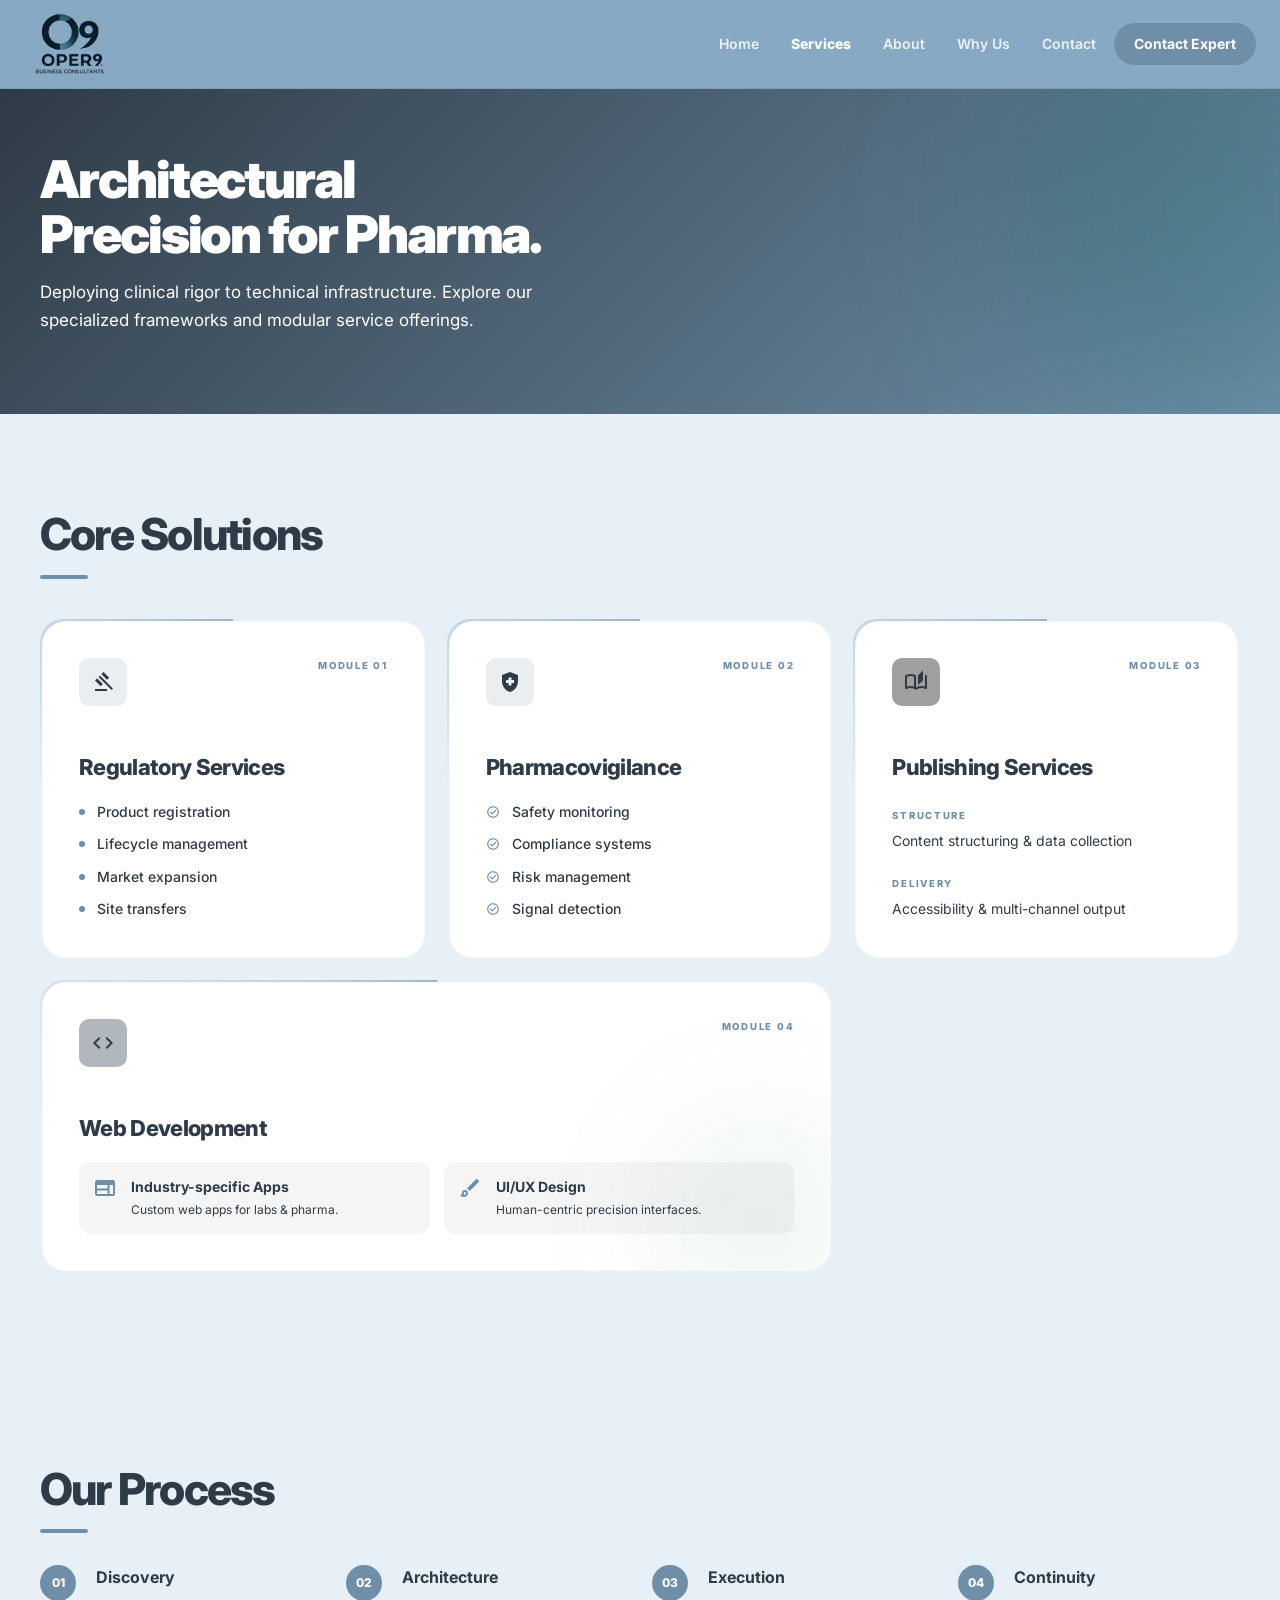
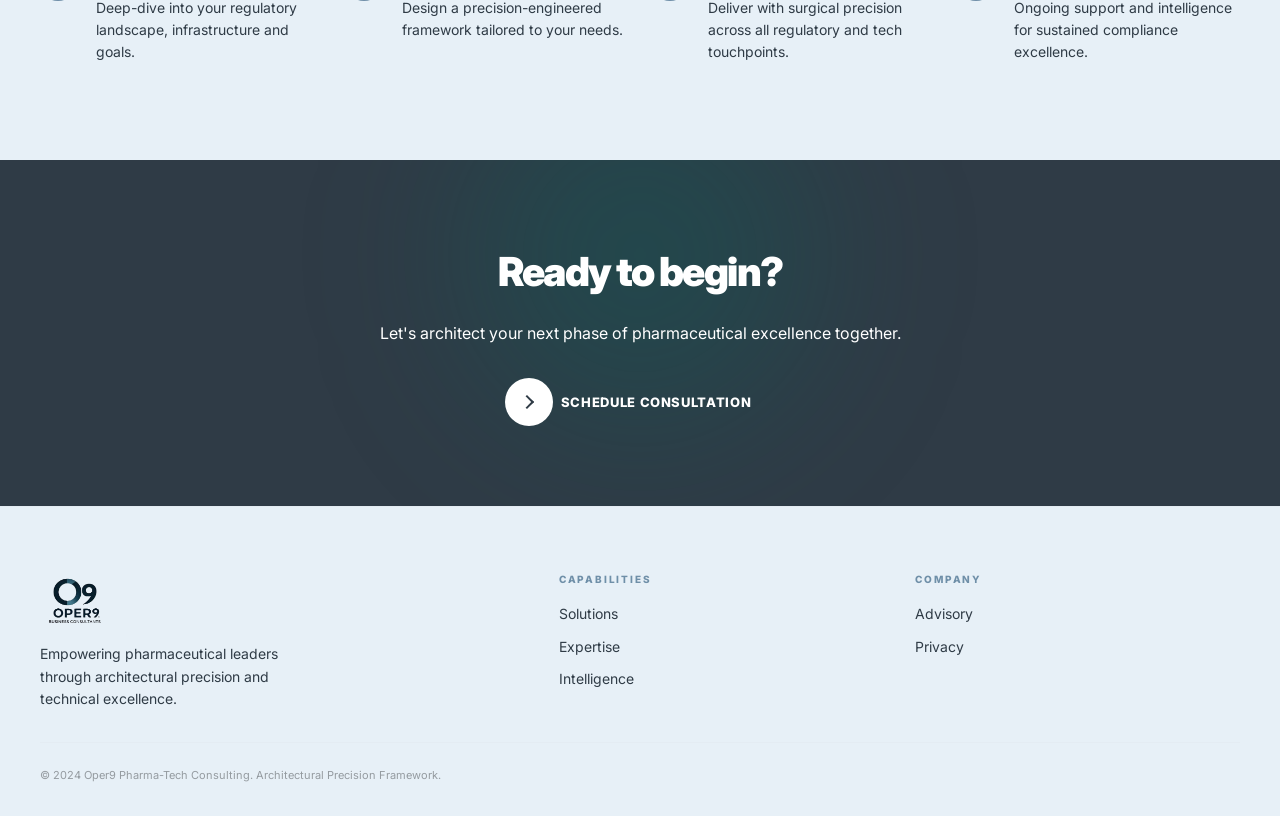
<file: services.html>
<!DOCTYPE html>
<html lang="en">
<head>
  <meta charset="utf-8"/>
  <meta name="viewport" content="width=device-width, initial-scale=1.0"/>
  <title>Services | Oper9 Pharma-Tech Consulting</title>
  <meta name="description" content="Explore Oper9's core service modules: Regulatory, Pharmacovigilance, Publishing and Web Development."/>
  <link rel="stylesheet" href="styles.css"/>
  <style>
    .module-num {
      font-size: 0.6rem; font-weight: 800; text-transform: uppercase;
      letter-spacing: 0.18em; color: var(--outline);
    }
    .module-card {
      border-radius: var(--radius-xl);
      padding: 2.25rem;
      transition: transform 0.25s var(--transition-quint), box-shadow 0.25s ease;
    }
    .module-card:hover { transform: translateY(-5px); box-shadow: 0 20px 48px rgba(0,38,63,0.1); }
    .module-icon-wrap {
      width: 48px; height: 48px;
      border-radius: 0.625rem;
      display: flex; align-items: center; justify-content: center;
      margin-bottom: 1.25rem;
    }
    .module-title { font-size: 1.375rem; font-weight: 800; letter-spacing: -0.03em; margin-bottom: 1rem; }
    .bullet-list { list-style: none; display: flex; flex-direction: column; gap: 0.625rem; }
    .bullet-list li { display: flex; align-items: center; gap: 0.75rem; font-size: 0.875rem; font-weight: 500; }
    .bullet-dot { width: 6px; height: 6px; border-radius: 50%; background: var(--secondary); flex-shrink: 0; }

    /* Services bento */
    .services-bento { display: grid; grid-template-columns: 1fr; gap: 1.25rem; }
    @media (min-width: 768px) { .services-bento { grid-template-columns: 1fr 1fr; } }
    @media (min-width: 1024px) { .services-bento { grid-template-columns: 1fr 1fr 1fr; } .services-bento .bento-wide { grid-column: span 2; } }

    /* Process steps */
    .process-steps { display: grid; grid-template-columns: 1fr; gap: 1.5rem; margin-top: 2rem; }
    .process-step { display: flex; gap: 1.25rem; align-items: flex-start; }
    .step-num { width: 36px; height: 36px; border-radius: 50%; background: var(--secondary); color: #fff; display: flex; align-items: center; justify-content: center; font-size: 0.75rem; font-weight: 800; flex-shrink: 0; }
    @media (min-width: 768px) { .process-steps { grid-template-columns: repeat(2, 1fr); } }
    @media (min-width: 1024px) { .process-steps { grid-template-columns: repeat(4, 1fr); } }
  </style>
</head>
<body>

<header class="site-header">
  <div class="header-inner">
    <a class="logo" href="index.html">
      <img src="logo4.png" alt="Oper9 Business Consultants" class="logo-img"/>
    </a>
    <nav class="desktop-nav">
      <a href="index.html" data-page="index.html">Home</a>
      <a href="services.html" data-page="services.html">Services</a>
      <a href="about.html" data-page="about.html">About</a>
      <a href="why-us.html" data-page="why-us.html">Why Us</a>
      <a href="contact.html" data-page="contact.html">Contact</a>
      <a href="contact.html" class="nav-cta">Contact Expert</a>
    </nav>
    <button class="hamburger-btn" id="menu-btn" aria-label="Open menu">
      <span class="material-symbols-outlined">menu</span>
    </button>
  </div>
</header>

<div class="mobile-menu" role="dialog" aria-modal="true">
  <div class="mobile-menu-overlay"></div>
  <div class="mobile-menu-drawer">
    <div class="drawer-logo">
      <img src="logo4.png" alt="Oper9 Business Consultants" class="logo-img-drawer"/>
      <button class="drawer-close" id="menu-close"><span class="material-symbols-outlined">close</span></button>
    </div>
    <nav class="drawer-nav">
      <a href="index.html" data-page="index.html"><span class="material-symbols-outlined">home</span>Home</a>
      <a href="services.html" data-page="services.html"><span class="material-symbols-outlined">grid_view</span>Services</a>
      <a href="about.html" data-page="about.html"><span class="material-symbols-outlined">info</span>About</a>
      <a href="why-us.html" data-page="why-us.html"><span class="material-symbols-outlined">insights</span>Why Us</a>
      <a href="contact.html" data-page="contact.html"><span class="material-symbols-outlined">mail</span>Contact</a>
    </nav>
    <a href="contact.html" class="drawer-cta">Contact Expert</a>
  </div>
</div>

<main>
  <!-- HERO -->
  <section class="page-hero">
    <div class="orb" style="width:400px;height:400px;background:rgba(0,107,95,0.2);top:-80px;right:-120px;"></div>
    <div style="max-width:1200px;margin:0 auto;position:relative;z-index:2;">

      <h1 class="page-hero-title">Architectural <br/>Precision for Pharma.</h1>
      <p class="page-hero-subtitle">Deploying clinical rigor to technical infrastructure. Explore our specialized frameworks and modular service offerings.</p>
    </div>
  </section>

  <!-- SERVICES BENTO -->
  <section class="section" style="background:var(--surface);">
    <div class="section-inner">
      <div class="reveal" style="margin-bottom:2.5rem;">

        <h2 class="section-title">Core Solutions</h2>
        <div class="section-divider"></div>
      </div>
      <div class="services-bento">
        <!-- Regulatory -->
        <div class="module-card reveal" style="background:var(--surface-container-lowest);border:1px solid rgba(194,199,206,0.1);">
          <div style="display:flex;justify-content:space-between;align-items:flex-start;margin-bottom:1.5rem;">
            <div class="module-icon-wrap" style="background:rgba(0,38,63,0.08);">
              <span class="material-symbols-outlined">gavel</span>
            </div>
            <span class="module-num">Module 01</span>
          </div>
          <h2 class="module-title">Regulatory Services</h2>
          <ul class="bullet-list" style="color:var(--on-surface-variant);">
            <li><span class="bullet-dot"></span>Product registration</li>
            <li><span class="bullet-dot"></span>Lifecycle management</li>
            <li><span class="bullet-dot"></span>Market expansion</li>
            <li><span class="bullet-dot"></span>Site transfers</li>
          </ul>
        </div>
        <!-- Pharmacovigilance -->
        <div class="module-card reveal reveal-delay-1" style="background:var(--surface-container-lowest);border:1px solid rgba(194,199,206,0.1);">
          <div style="display:flex;justify-content:space-between;align-items:flex-start;margin-bottom:1.5rem;">
            <div class="module-icon-wrap" style="background:rgba(0,38,63,0.08);">
              <span class="material-symbols-outlined" style="font-variation-settings:'FILL' 1;">health_and_safety</span>
            </div>
            <span class="module-num">Module 02</span>
          </div>
          <h2 class="module-title">Pharmacovigilance</h2>
          <ul class="bullet-list" style="color:var(--on-surface-variant);">
            <li><span class="material-symbols-outlined" style="font-size:0.875rem;color:var(--secondary);">check_circle</span>Safety monitoring</li>
            <li><span class="material-symbols-outlined" style="font-size:0.875rem;color:var(--secondary);">check_circle</span>Compliance systems</li>
            <li><span class="material-symbols-outlined" style="font-size:0.875rem;color:var(--secondary);">check_circle</span>Risk management</li>
            <li><span class="material-symbols-outlined" style="font-size:0.875rem;color:var(--secondary);">check_circle</span>Signal detection</li>
          </ul>
        </div>
        <!-- Publishing -->
        <div class="module-card reveal reveal-delay-2" style="background:var(--surface-container-lowest);border:1px solid rgba(194,199,206,0.15);">
          <div style="display:flex;justify-content:space-between;align-items:flex-start;margin-bottom:1.5rem;">
            <div class="module-icon-wrap" style="background:var(--surface-container-high);">
              <span class="material-symbols-outlined">auto_stories</span>
            </div>
            <span class="module-num">Module 03</span>
          </div>
          <h2 class="module-title">Publishing Services</h2>
          <div style="display:flex;flex-direction:column;gap:1rem;">
            <div>
              <span style="font-size:0.6rem;font-weight:800;text-transform:uppercase;letter-spacing:0.18em;color:var(--secondary);">Structure</span>
              <p style="font-size:0.875rem;color:var(--on-surface-variant);margin-top:0.25rem;">Content structuring &amp; data collection</p>
            </div>
            <div>
              <span style="font-size:0.6rem;font-weight:800;text-transform:uppercase;letter-spacing:0.18em;color:var(--secondary);">Delivery</span>
              <p style="font-size:0.875rem;color:var(--on-surface-variant);margin-top:0.25rem;">Accessibility &amp; multi-channel output</p>
            </div>
          </div>
        </div>
        <!-- Web Dev (wide on lg) -->
        <div class="module-card bento-wide reveal reveal-delay-3" style="background:var(--surface-container-lowest);border:1px solid rgba(194,199,206,0.1);position:relative;overflow:hidden;">
          <div class="orb" style="width:220px;height:220px;background:rgba(0,107,95,0.06);bottom:-60px;right:-40px;filter:blur(60px);"></div>
          <div style="display:flex;justify-content:space-between;align-items:flex-start;margin-bottom:1.5rem;">
            <div class="module-icon-wrap" style="background:var(--surface-container);">
              <span class="material-symbols-outlined">code</span>
            </div>
            <span class="module-num">Module 04</span>
          </div>
          <h2 class="module-title">Web Development</h2>
          <div style="display:grid;grid-template-columns:1fr 1fr;gap:0.875rem;position:relative;z-index:1;">
            <div style="display:flex;align-items:flex-start;gap:0.875rem;padding:0.875rem;border-radius:var(--radius-md);background:rgba(0,0,0,0.04);">
              <span class="material-symbols-outlined" style="color:var(--secondary);">web</span>
              <div>
                <h3 style="font-size:0.875rem;font-weight:700;">Industry-specific Apps</h3>
                <p style="font-size:0.75rem;color:var(--on-surface-variant);margin-top:0.125rem;">Custom web apps for labs &amp; pharma.</p>
              </div>
            </div>
            <div style="display:flex;align-items:flex-start;gap:0.875rem;padding:0.875rem;border-radius:var(--radius-md);background:rgba(0,0,0,0.04);">
              <span class="material-symbols-outlined" style="color:var(--secondary);">brush</span>
              <div>
                <h3 style="font-size:0.875rem;font-weight:700;">UI/UX Design</h3>
                <p style="font-size:0.75rem;color:var(--on-surface-variant);margin-top:0.125rem;">Human-centric precision interfaces.</p>
              </div>
            </div>
          </div>
        </div>
      </div>
    </div>
  </section>

  <!-- OUR PROCESS -->
  <section class="section" style="background:var(--surface-container-low);">
    <div class="section-inner">
      <div class="reveal">

        <h2 class="section-title">Our Process</h2>
        <div class="section-divider"></div>
      </div>
      <div class="process-steps">
        <div class="process-step reveal reveal-delay-1">
          <div class="step-num">01</div>
          <div>
            <h4 style="font-weight:700;margin-bottom:0.375rem;">Discovery</h4>
            <p style="font-size:0.875rem;color:var(--on-surface-variant);">Deep-dive into your regulatory landscape, infrastructure and goals.</p>
          </div>
        </div>
        <div class="process-step reveal reveal-delay-2">
          <div class="step-num">02</div>
          <div>
            <h4 style="font-weight:700;margin-bottom:0.375rem;">Architecture</h4>
            <p style="font-size:0.875rem;color:var(--on-surface-variant);">Design a precision-engineered framework tailored to your needs.</p>
          </div>
        </div>
        <div class="process-step reveal reveal-delay-3">
          <div class="step-num">03</div>
          <div>
            <h4 style="font-weight:700;margin-bottom:0.375rem;">Execution</h4>
            <p style="font-size:0.875rem;color:var(--on-surface-variant);">Deliver with surgical precision across all regulatory and tech touchpoints.</p>
          </div>
        </div>
        <div class="process-step reveal reveal-delay-4">
          <div class="step-num">04</div>
          <div>
            <h4 style="font-weight:700;margin-bottom:0.375rem;">Continuity</h4>
            <p style="font-size:0.875rem;color:var(--on-surface-variant);">Ongoing support and intelligence for sustained compliance excellence.</p>
          </div>
        </div>
      </div>
    </div>
  </section>

  <!-- CTA -->
  <section style="background:var(--primary);padding:5rem 1.5rem;text-align:center;position:relative;overflow:hidden;">
    <div class="orb" style="width:350px;height:350px;background:rgba(0,107,95,0.25);top:-80px;left:50%;transform:translateX(-50%);"></div>
    <div style="position:relative;z-index:2;max-width:540px;margin:0 auto;">
      <h2 style="font-size:clamp(1.75rem,5vw,2.5rem);font-weight:900;letter-spacing:-0.04em;color:#fff;margin-bottom:1rem;" class="reveal">Ready to begin?</h2>
      <p style="color:var(--on-primary-container);margin-bottom:2rem;line-height:1.65;" class="reveal reveal-delay-1">Let's architect your next phase of pharmaceutical excellence together.</p>
      <a href="contact.html" class="animated-cta animated-cta-reversed reveal reveal-delay-2">
        <span class="circle" aria-hidden="true">
          <span class="icon arrow"></span>
        </span>
        <span class="button-text">Schedule Consultation</span>
      </a>
    </div>
  </section>
</main>

<footer class="site-footer">
  <div class="footer-inner">
    <div class="footer-brand">
      <div style="margin-bottom:0.75rem;">
        <img src="logo4.png" alt="Oper9 Business Consultants" class="logo-img-sm"/>
      </div>
      <p>Empowering pharmaceutical leaders through architectural precision and technical excellence.</p>
    </div>
    <div class="footer-links-grid">
      <div class="footer-links-group">
        <h4>Capabilities</h4>
        <a href="services.html">Solutions</a>
        <a href="about.html">Expertise</a>
        <a href="why-us.html">Intelligence</a>
      </div>
      <div class="footer-links-group">
        <h4>Company</h4>
        <a href="about.html">Advisory</a>
        <a href="contact.html">Privacy</a>
      </div>
    </div>
    <div class="footer-bottom">
      <p>© 2024 Oper9 Pharma-Tech Consulting. Architectural Precision Framework.</p>
    </div>
  </div>
</footer>

<nav class="bottom-nav">
  <a href="index.html" class="bottom-nav-item" data-page="index.html">
    <span class="material-symbols-outlined">home</span>Home
  </a>
  <a href="services.html" class="bottom-nav-item active" data-page="services.html">
    <span class="material-symbols-outlined" style="font-variation-settings:'FILL' 1;">grid_view</span>Services
  </a>
  <a href="why-us.html" class="bottom-nav-item" data-page="why-us.html">
    <span class="material-symbols-outlined">insights</span>Why Us
  </a>
  <a href="contact.html" class="bottom-nav-item" data-page="contact.html">
    <span class="material-symbols-outlined">person</span>Contact
  </a>
</nav>

<a href="contact.html" class="fab" aria-label="Contact Expert">
  <span class="material-symbols-outlined">chat</span>
</a>
<div class="bottom-nav-spacer"></div>
<script src="app.js?v=final"></script>
</body>
</html>
</file>
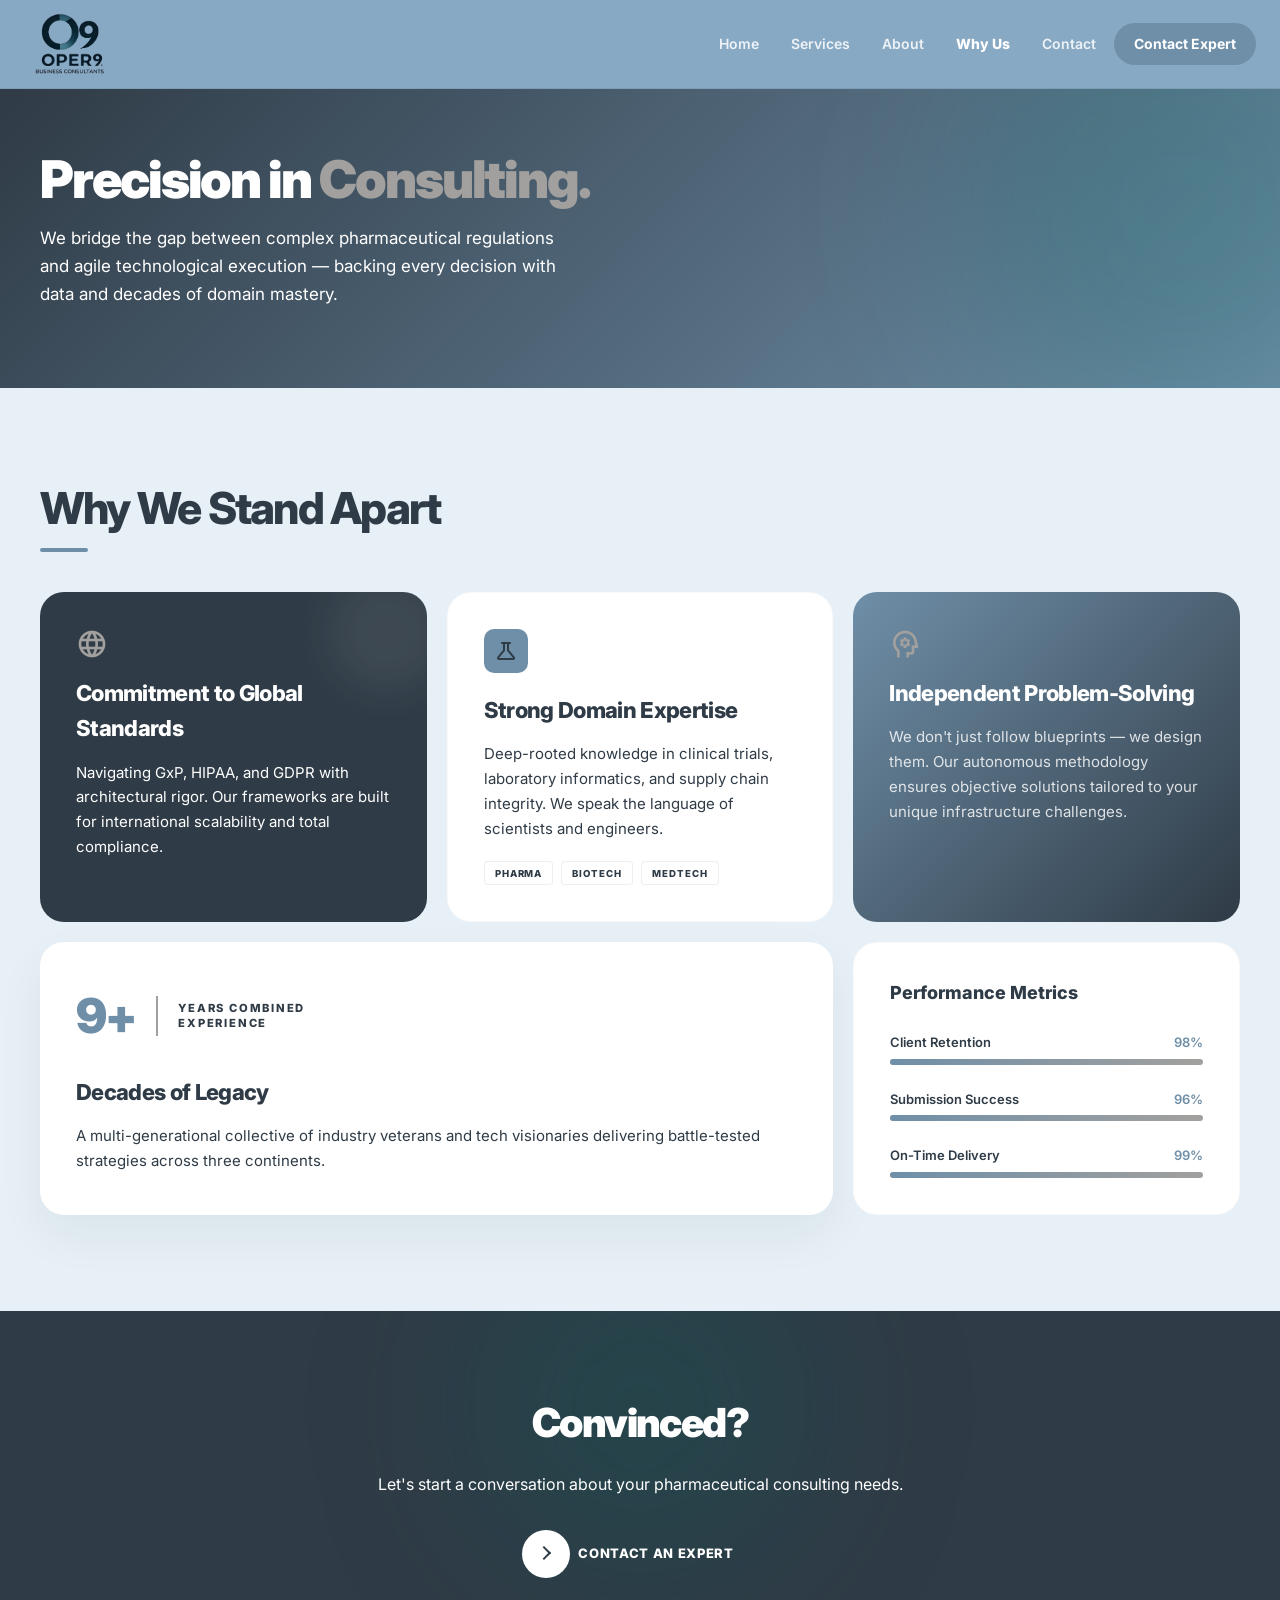
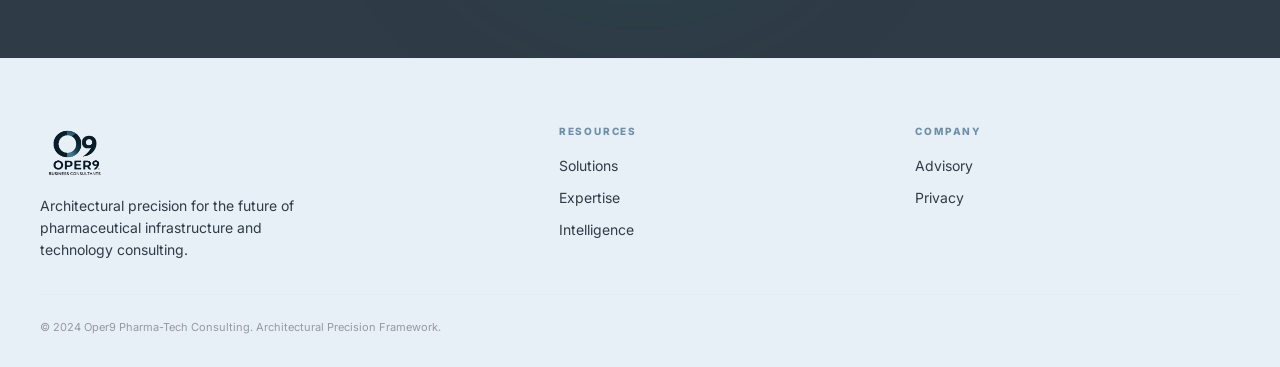
<file: why-us.html>
<!DOCTYPE html>
<html lang="en">
<head>
  <meta charset="utf-8"/>
  <meta name="viewport" content="width=device-width, initial-scale=1.0"/>
  <title>Why Choose Oper9 | Architectural Precision</title>
  <meta name="description" content="Discover why leading pharmaceutical firms choose Oper9 for regulatory consulting, tech integration and domain expertise."/>
  <link rel="stylesheet" href="styles.css"/>
  <style>
    .reason-card {
      border-radius: var(--radius-xl);
      padding: 2.25rem;
      position: relative;
      overflow: hidden;
      transition: transform 0.25s var(--transition-quint), box-shadow 0.25s ease;
    }
    .reason-card:hover { transform: translateY(-5px); box-shadow: 0 20px 48px rgba(0,38,63,0.1); }
    .reason-title { font-size: 1.375rem; font-weight: 800; letter-spacing: -0.03em; margin-bottom: 0.875rem; }
    .reason-desc { font-size: 0.9375rem; line-height: 1.65; }
    .tag-chip {
      display: inline-block;
      padding: 0.2rem 0.625rem;
      border-radius: 0.25rem;
      font-size: 0.6rem;
      font-weight: 800;
      letter-spacing: 0.1em;
      text-transform: uppercase;
    }

    .reasons-grid { display: grid; grid-template-columns: 1fr; gap: 1.25rem; }
    @media (min-width: 640px) { .reasons-grid { grid-template-columns: 1fr 1fr; } }
    @media (min-width: 1024px) { .reasons-grid { grid-template-columns: 1fr 1fr 1fr; } .reasons-grid .span-2 { grid-column: span 2; } }

    .stat-bar { display: flex; flex-direction: column; gap: 1.5rem; }
    .stat-bar-item { display: flex; flex-direction: column; gap: 0.375rem; }
    .bar-label { display: flex; justify-content: space-between; font-size: 0.8125rem; font-weight: 600; }
    .bar-track { height: 6px; background: var(--surface-container-high); border-radius: var(--radius-full); overflow: hidden; }
    .bar-fill { height: 100%; border-radius: var(--radius-full); background: linear-gradient(to right, var(--secondary), var(--secondary-fixed-dim)); transform-origin: left; animation: barGrow 1.4s var(--transition-quint) forwards; transform: scaleX(0); }
    @keyframes barGrow { to { transform: scaleX(1); } }
    .bar-fill.animated { transform: scaleX(1); }
  </style>
</head>
<body>

<header class="site-header">
  <div class="header-inner">
    <a class="logo" href="index.html">
      <img src="logo4.png" alt="Oper9 Business Consultants" class="logo-img"/>
    </a>
    <nav class="desktop-nav">
      <a href="index.html" data-page="index.html">Home</a>
      <a href="services.html" data-page="services.html">Services</a>
      <a href="about.html" data-page="about.html">About</a>
      <a href="why-us.html" data-page="why-us.html">Why Us</a>
      <a href="contact.html" data-page="contact.html">Contact</a>
      <a href="contact.html" class="nav-cta">Contact Expert</a>
    </nav>
    <button class="hamburger-btn" id="menu-btn" aria-label="Open menu">
      <span class="material-symbols-outlined">menu</span>
    </button>
  </div>
</header>

<div class="mobile-menu" role="dialog" aria-modal="true">
  <div class="mobile-menu-overlay"></div>
  <div class="mobile-menu-drawer">
    <div class="drawer-logo">
      <img src="logo4.png" alt="Oper9 Business Consultants" class="logo-img-drawer"/>
      <button class="drawer-close" id="menu-close"><span class="material-symbols-outlined">close</span></button>
    </div>
    <nav class="drawer-nav">
      <a href="index.html" data-page="index.html"><span class="material-symbols-outlined">home</span>Home</a>
      <a href="services.html" data-page="services.html"><span class="material-symbols-outlined">grid_view</span>Services</a>
      <a href="about.html" data-page="about.html"><span class="material-symbols-outlined">info</span>About</a>
      <a href="why-us.html" data-page="why-us.html"><span class="material-symbols-outlined">insights</span>Why Us</a>
      <a href="contact.html" data-page="contact.html"><span class="material-symbols-outlined">mail</span>Contact</a>
    </nav>
    <a href="contact.html" class="drawer-cta">Contact Expert</a>
  </div>
</div>

<main>
  <!-- HERO -->
  <section class="page-hero">
    <div class="orb" style="width:440px;height:440px;background:rgba(0,107,95,0.2);top:-100px;right:-120px;"></div>
    <div style="max-width:1200px;margin:0 auto;position:relative;z-index:2;">

      <h1 class="page-hero-title">Precision in <span style="color:var(--secondary-fixed-dim);">Consulting.</span></h1>
      <p class="page-hero-subtitle">We bridge the gap between complex pharmaceutical regulations and agile technological execution — backing every decision with data and decades of domain mastery.</p>
    </div>
  </section>

  <!-- REASONS BENTO -->
  <section class="section" style="background:var(--surface);">
    <div class="section-inner">
      <div class="reveal" style="margin-bottom:2.5rem;">

        <h2 class="section-title">Why We Stand Apart</h2>
        <div class="section-divider"></div>
      </div>
      <div class="reasons-grid">
        <!-- Global Standards -->
        <div class="reason-card reveal" style="background:var(--primary);color:var(--on-primary);">
          <div class="orb" style="width:120px;height:120px;background:rgba(255,255,255,0.07);top:-20px;right:-20px;filter:blur(20px);"></div>
          <span class="material-symbols-outlined" style="color:var(--secondary-fixed-dim);font-size:2rem;margin-bottom:1rem;display:block;">language</span>
          <h3 class="reason-title">Commitment to Global Standards</h3>
          <p class="reason-desc" style="color:var(--on-primary-container);">Navigating GxP, HIPAA, and GDPR with architectural rigor. Our frameworks are built for international scalability and total compliance.</p>
        </div>
        <!-- Domain Expertise -->
        <div class="reason-card reveal reveal-delay-1" style="background:var(--surface-container-lowest);border:1px solid rgba(194,199,206,0.1);">
          <div style="width:44px;height:44px;border-radius:0.625rem;background:var(--surface-container-highest);display:flex;align-items:center;justify-content:center;margin-bottom:1.25rem;">
            <span class="material-symbols-outlined">science</span>
          </div>
          <h3 class="reason-title">Strong Domain Expertise</h3>
          <p class="reason-desc" style="color:var(--on-surface-variant);">Deep-rooted knowledge in clinical trials, laboratory informatics, and supply chain integrity. We speak the language of scientists and engineers.</p>
          <div style="display:flex;gap:0.5rem;margin-top:1.25rem;flex-wrap:wrap;">
            <span class="tag-chip" style="background:var(--surface-container-lowest);border:1px solid rgba(194,199,206,0.3);">PHARMA</span>
            <span class="tag-chip" style="background:var(--surface-container-lowest);border:1px solid rgba(194,199,206,0.3);">BIOTECH</span>
            <span class="tag-chip" style="background:var(--surface-container-lowest);border:1px solid rgba(194,199,206,0.3);">MEDTECH</span>
          </div>
        </div>
        <!-- Independent -->
        <div class="reason-card reveal reveal-delay-2" style="background:linear-gradient(135deg,var(--primary-container),var(--primary));color:var(--on-primary);">
          <span class="material-symbols-outlined" style="color:var(--secondary-fixed-dim);font-size:2rem;margin-bottom:1rem;display:block;">psychology</span>
          <h3 class="reason-title">Independent Problem-Solving</h3>
          <p class="reason-desc" style="color:rgba(255,255,255,0.82);">We don't just follow blueprints — we design them. Our autonomous methodology ensures objective solutions tailored to your unique infrastructure challenges.</p>
        </div>
        <!-- Experience -->
        <div class="reason-card span-2 reveal reveal-delay-1" style="background:var(--surface-container-lowest);box-shadow:0 20px 48px rgba(25,28,30,0.06);">
          <div style="display:flex;align-items:center;gap:1.25rem;margin-bottom:1.25rem;flex-wrap:wrap;">
            <span style="font-size:3rem;font-weight:900;letter-spacing:-0.04em;color:var(--secondary);" data-count="20" data-suffix="+">20+</span>
            <div style="width:2px;height:2.5rem;background:var(--outline-variant);"></div>
            <div style="font-size:0.7rem;font-weight:800;text-transform:uppercase;letter-spacing:0.16em;color:var(--on-surface-variant);line-height:1.4;">Years Combined<br/>Experience</div>
          </div>
          <h3 class="reason-title">Decades of Legacy</h3>
          <p class="reason-desc" style="color:var(--on-surface-variant);">A multi-generational collective of industry veterans and tech visionaries delivering battle-tested strategies across three continents.</p>
        </div>
        <!-- Stats bar -->
        <div class="reason-card reveal" style="background:var(--surface-container-lowest);border:1px solid rgba(194,199,206,0.1);">
          <h3 style="font-size:1.125rem;font-weight:800;margin-bottom:1.5rem;">Performance Metrics</h3>
          <div class="stat-bar">
            <div class="stat-bar-item">
              <div class="bar-label"><span style="color:var(--on-surface-variant);">Client Retention</span><span style="color:var(--secondary);">98%</span></div>
              <div class="bar-track"><div class="bar-fill" style="width:98%;"></div></div>
            </div>
            <div class="stat-bar-item">
              <div class="bar-label"><span style="color:var(--on-surface-variant);">Submission Success</span><span style="color:var(--secondary);">96%</span></div>
              <div class="bar-track"><div class="bar-fill" style="width:96%;animation-delay:0.2s;"></div></div>
            </div>
            <div class="stat-bar-item">
              <div class="bar-label"><span style="color:var(--on-surface-variant);">On-Time Delivery</span><span style="color:var(--secondary);">99%</span></div>
              <div class="bar-track"><div class="bar-fill" style="width:99%;animation-delay:0.4s;"></div></div>
            </div>
          </div>
        </div>
      </div>
    </div>
  </section>


  <!-- CTA -->
  <section style="background:var(--primary);padding:5rem 1.5rem;text-align:center;position:relative;overflow:hidden;">
    <div class="orb" style="width:350px;height:350px;background:rgba(0,107,95,0.2);top:-80px;left:50%;transform:translateX(-50%);"></div>
    <div style="position:relative;z-index:2;max-width:540px;margin:0 auto;">
      <h2 style="font-size:clamp(1.75rem,5vw,2.5rem);font-weight:900;letter-spacing:-0.04em;color:#fff;margin-bottom:1rem;" class="reveal">Convinced?</h2>
      <p style="color:var(--on-primary-container);margin-bottom:2rem;line-height:1.65;" class="reveal reveal-delay-1">Let's start a conversation about your pharmaceutical consulting needs.</p>
      <a href="contact.html" class="animated-cta animated-cta-reversed reveal reveal-delay-2">
        <span class="circle" aria-hidden="true">
          <span class="icon arrow"></span>
        </span>
        <span class="button-text">Contact an Expert</span>
      </a>
    </div>
  </section>
</main>

<footer class="site-footer">
  <div class="footer-inner">
    <div class="footer-brand">
      <div style="margin-bottom:0.75rem;">
        <img src="logo4.png" alt="Oper9 Business Consultants" class="logo-img-sm"/>
      </div>
      <p>Architectural precision for the future of pharmaceutical infrastructure and technology consulting.</p>
    </div>
    <div class="footer-links-grid">
      <div class="footer-links-group">
        <h4>Resources</h4>
        <a href="services.html">Solutions</a>
        <a href="about.html">Expertise</a>
        <a href="why-us.html">Intelligence</a>
      </div>
      <div class="footer-links-group">
        <h4>Company</h4>
        <a href="contact.html">Advisory</a>
        <a href="contact.html">Privacy</a>
      </div>
    </div>
    <div class="footer-bottom">
      <p>© 2024 Oper9 Pharma-Tech Consulting. Architectural Precision Framework.</p>
    </div>
  </div>
</footer>

<nav class="bottom-nav">
  <a href="index.html" class="bottom-nav-item" data-page="index.html">
    <span class="material-symbols-outlined">home</span>Home
  </a>
  <a href="services.html" class="bottom-nav-item" data-page="services.html">
    <span class="material-symbols-outlined">grid_view</span>Services
  </a>
  <a href="why-us.html" class="bottom-nav-item active" data-page="why-us.html">
    <span class="material-symbols-outlined" style="font-variation-settings:'FILL' 1;">insights</span>Why Us
  </a>
  <a href="contact.html" class="bottom-nav-item" data-page="contact.html">
    <span class="material-symbols-outlined">person</span>Contact
  </a>
</nav>
<a href="contact.html" class="fab"><span class="material-symbols-outlined">chat</span></a>
<div class="bottom-nav-spacer"></div>
<script src="app.js?v=final"></script>
</body>
</html>
</file>
<file: styles.css>
/* ============================================
   OPER9 — Shared Design System
   ============================================ */

@import url('https://fonts.googleapis.com/css2?family=Inter:wght@300;400;500;600;700;800;900&display=swap');
@import url('https://fonts.googleapis.com/css2?family=Material+Symbols+Outlined:wght,FILL@100..700,0..1&display=swap');

@keyframes fadeIn {
  from { opacity: 0; transform: translateY(10px); }
  to { opacity: 1; transform: translateY(0); }
}

/* ---------- CSS Custom Properties ---------- */
:root {
  /* — Custom Monochromatic Blue + Warm Gray Palette — */
  /* Colors provided:
     #E7F0F7 (Color 1 - Lightest)
     #CFDBE6 (Color 2)
     rgba(161, 160, 158, 1) (Color 3 - Requested Warm Gray)
     #6F8FA8 (Color 4)
     #2F3B46 (Color 5 - Darkest, Primary) */

  --primary: #2f3b46;
  --primary-container: #6f8fa8;
  --on-primary: #ffffff;
  --on-primary-container: #ffffff;
  --primary-fixed: rgba(161, 160, 158, 1);
  --primary-fixed-dim: #6f8fa8;

  --secondary: #6f8fa8;
  --secondary-container: rgba(161, 160, 158, 1);
  --on-secondary: #ffffff;
  --on-secondary-container: #2f3b46;
  --secondary-fixed: #cfdbe6;
  --secondary-fixed-dim: rgba(161, 160, 158, 1);

  /* Surfaces */
  --background: #b0b7bd; /* Darker slate grey background */
  --on-background: #2f3b46;

  /* Cards pop in white against the darker grey background */
  --surface-container-lowest: #ffffff; 
  --surface-container-low: #e7f0f7; /* Color 1 */
  --surface: #e7f0f7;
  --surface-dim: #b0b7bd; /* Matching bg */
  --surface-bright: #ffffff;
  
  --surface-container: #b0b7bd; /* Matching bg */
  --surface-container-high: rgba(161, 160, 158, 1); /* Color 3 */
  --surface-container-highest: #6f8fa8;
  
  --surface-variant: #e7f0f7;
  --on-surface: #2f3b46; /* Color 5 */
  --on-surface-variant: #2f3b46;
  
  --outline: #6f8fa8;
  --outline-variant: rgba(161, 160, 158, 1); /* Color 3 */
  
  --error: #ba1a1a;
  --inverse-surface: #2f3b46;
  --inverse-on-surface: #ffffff;
  --inverse-primary: rgba(161, 160, 158, 1); /* Color 3 */
  --surface-tint: #6f8fa8;

  --transition-quint: cubic-bezier(0.23, 1, 0.32, 1);
  --transition-spring: cubic-bezier(0.34, 1.56, 0.64, 1);
  --radius-sm: 0.5rem;
  --radius-md: 0.75rem;
  --radius-lg: 1rem;
  --radius-xl: 1.5rem;
  --radius-full: 9999px;
}

/* ---------- Reset & Base ---------- */
*, *::before, *::after { box-sizing: border-box; margin: 0; padding: 0; }

html {
  scroll-behavior: smooth;
  -webkit-text-size-adjust: 100%;
}

body {
  font-family: 'Inter', system-ui, sans-serif;
  background: var(--background);
  color: var(--on-surface);
  overflow-x: hidden;
  min-height: 100dvh;
  line-height: 1.6;
  -webkit-font-smoothing: antialiased;
}

img { display: block; width: 100%; height: 100%; object-fit: cover; }
a { text-decoration: none; color: inherit; }
button { cursor: pointer; border: none; background: none; font-family: inherit; }

/* ---------- Material Symbols ---------- */
.material-symbols-outlined {
  font-variation-settings: 'FILL' 0, 'wght' 400, 'GRAD' 0, 'opsz' 24;
  display: inline-block;
  line-height: 1;
  vertical-align: middle;
  user-select: none;
}

/* ---------- Scroll Reveal Animation ---------- */
.reveal {
  opacity: 0;
  transform: translateY(28px);
  transition: opacity 0.7s var(--transition-quint), transform 0.7s var(--transition-quint);
}
.reveal.visible {
  opacity: 1;
  transform: translateY(0);
}
.reveal-delay-1 { transition-delay: 0.1s; }
.reveal-delay-2 { transition-delay: 0.2s; }
.reveal-delay-3 { transition-delay: 0.3s; }
.reveal-delay-4 { transition-delay: 0.4s; }

@keyframes float {
  0% { transform: translateY(0px) rotate(0deg); }
  50% { transform: translateY(-20px) rotate(3deg); }
  100% { transform: translateY(0px) rotate(0deg); }
}

/* Interactive Marquee */
.interactive-marquee {
  width: 100%;
  overflow: hidden;
  position: relative;
  padding: 1rem 0 3rem;
  cursor: grab;
  user-select: none; /* prevent text selection during drag */
  touch-action: none; /* prevent native touch scroll */
}
.interactive-marquee:active { cursor: grabbing; }

.marquee-track {
  display: flex;
  gap: 3rem;
  width: max-content;
  will-change: transform;
}

.visionary-card {
  min-width: 260px;
  flex-shrink: 0;
  text-align: center;
  background: var(--surface-container-lowest);
  border: 1px solid rgba(194, 199, 206, 0.1);
  padding: 2rem;
  border-radius: var(--radius-xl);
  transition: transform 0.25s var(--transition-quint), box-shadow 0.25s ease;
}

.visionary-card:hover {
  transform: translateY(-8px);
  box-shadow: 0 16px 40px rgba(0, 38, 63, 0.08);
}

.visionary-card {
  display: flex; flex-direction: column; align-items: center; justify-content: center;
  text-align: center;
  min-width: 220px;
  padding: 1rem;
  cursor: pointer;
  transition: transform 0.4s var(--transition-quint);
}
.visionary-card:hover { transform: translateY(-8px) scale(1.02); }
.visionary-card img {
  box-shadow: 0 16px 40px rgba(47, 59, 70, 0.15);
}

/* ---------- Header / Nav ---------- */
.site-header {
  position: sticky;
  top: 0;
  z-index: 100;
  background: #88a9c4; /* Updated to user requested color */
  border-bottom: 1px solid rgba(0, 0, 0, 0.08); /* Darker border for light background */
  transition: box-shadow 0.3s ease, transform 0.4s var(--transition-quint);
}
.site-header.scrolled {
  box-shadow: 0 2px 24px rgba(0, 38, 63, 0.08);
}
.site-header.nav-hidden {
  transform: translateY(-100%);
}

.header-inner {
  display: flex;
  align-items: center;
  justify-content: space-between;
  padding: 0 1.5rem;
  max-width: 1280px;
  margin: 0 auto;
  height: 88px; /* Prominent height for all devices */
}

.logo {
  display: flex;
  align-items: center;
  gap: 0.5rem;
  text-decoration: none;
}
.logo-icon { font-size: 1.75rem; color: #ffffff; }
.logo-text {
  font-size: 1.375rem;
  font-weight: 900;
  letter-spacing: -0.04em;
  color: #ffffff;
}

/* Custom logo image */
.logo-img {
  height: 80px; /* Prominent height for all devices */
  width: auto;
  object-fit: contain;
  display: block;
}
.logo-img-sm {
  height: 60px;
  width: auto;
  object-fit: contain;
  display: block;
}
.logo-img-drawer {
  height: 72px;
  width: auto;
  object-fit: contain;
  display: block;
}

/* Desktop Nav */
.desktop-nav {
  display: none;
  align-items: center;
  gap: 0.25rem;
}
.desktop-nav a {
  font-size: 0.875rem;
  font-weight: 600;
  color: rgba(255, 255, 255, 0.85);
  padding: 0.5rem 0.875rem;
  transition: color 0.25s ease, text-shadow 0.25s ease;
}
.desktop-nav a:hover { color: #ffffff; text-shadow: 0 0 10px rgba(255, 255, 255, 0.3); }
.desktop-nav a.active { color: #ffffff; font-weight: 800; }

.nav-cta {
  display: none;
  background: var(--secondary);
  color: var(--on-secondary) !important;
  padding: 0.625rem 1.25rem !important;
  border-radius: var(--radius-full) !important;
  font-weight: 700 !important;
  font-size: 0.875rem !important;
  transition: opacity 0.2s ease, transform 0.2s var(--transition-quint) !important;
}
.nav-cta:hover { opacity: 1 !important; transform: scale(1.03) !important; background: #ffffff !important; color: var(--primary) !important; }

/* Hamburger */
.hamburger-btn {
  display: flex;
  align-items: center;
  justify-content: center;
  width: 42px; height: 42px;
  border-radius: var(--radius-md);
  background: rgba(0, 0, 0, 0.05);
  color: #ffffff;
  transition: all 0.2s ease;
}
.hamburger-btn:hover { background: rgba(0, 0, 0, 0.1); }

/* Mobile Menu Drawer */
.mobile-menu {
  position: fixed;
  inset: 0;
  z-index: 200;
  pointer-events: none;
}
.mobile-menu-overlay {
  position: absolute;
  inset: 0;
  background: rgba(25, 28, 30, 0);
  transition: background 0.35s ease;
  pointer-events: none;
}
.mobile-menu-drawer {
  position: absolute;
  top: 0; right: -100%;
  width: min(320px, 88vw);
  height: 100%;
  background: var(--surface-container-lowest);
  box-shadow: -8px 0 40px rgba(0,0,0,0.12);
  transition: right 0.35s var(--transition-quint);
  display: flex;
  flex-direction: column;
  padding: 1.5rem;
  gap: 0.5rem;
}
.mobile-menu.open { pointer-events: all; }
.mobile-menu.open .mobile-menu-overlay {
  background: rgba(25, 28, 30, 0.5);
  pointer-events: all;
}
.mobile-menu.open .mobile-menu-drawer { right: 0; }

.drawer-logo {
  display: flex; align-items: center; gap: 0.5rem;
  padding-bottom: 1.25rem;
  border-bottom: 1px solid var(--outline-variant);
  margin-bottom: 0.75rem;
}
.drawer-close {
  margin-left: auto;
  width: 36px; height: 36px;
  display: flex; align-items: center; justify-content: center;
  border-radius: var(--radius-full);
  background: var(--surface-container-high);
  color: var(--on-surface-variant);
  transition: background 0.2s ease;
}
.drawer-close:hover { background: var(--surface-container-highest); }

.drawer-nav a {
  display: flex; align-items: center; gap: 0.75rem;
  padding: 0.875rem 1rem;
  border-radius: var(--radius-md);
  font-size: 0.9375rem;
  font-weight: 600;
  color: var(--on-surface-variant);
  transition: color 0.25s ease;
}
.drawer-nav a:hover { color: var(--primary); }
.drawer-nav a.active { color: var(--primary); font-weight: 800; }
.drawer-nav a .material-symbols-outlined { font-size: 1.25rem; }

.drawer-cta {
  margin-top: auto;
  display: block;
  text-align: center;
  background: var(--primary);
  color: var(--on-primary);
  padding: 0.875rem 1.5rem;
  border-radius: var(--radius-xl);
  font-weight: 700;
  font-size: 0.9375rem;
  transition: opacity 0.2s;
}
.drawer-cta:hover { opacity: 0.9; color: var(--on-primary); }

/* ---------- Bottom Nav (Mobile) ---------- */
.bottom-nav {
  display: none; /* Removed in mobile version per user request */
  position: fixed;
  bottom: 0; left: 0; right: 0;
  z-index: 90;
  background: #88a9c4;
  border-top: 1px solid rgba(255, 255, 255, 0.12);
  align-items: center;
  justify-content: space-around;
  padding: 0.625rem 1rem;
  padding-bottom: max(0.625rem, env(safe-area-inset-bottom));
}
.bottom-nav-item {
  display: flex;
  flex-direction: column;
  align-items: center;
  gap: 0.2rem;
  padding: 0.375rem 0.75rem;
  border-radius: var(--radius-md);
  color: var(--on-surface-variant);
  font-size: 0.625rem;
  font-weight: 600;
  text-transform: capitalize;
  letter-spacing: 0.02em;
  transition: color 0.2s ease;
  text-decoration: none;
  opacity: 0.7;
}
.bottom-nav-item.active { color: #ffffff; opacity: 1; }
.bottom-nav-item .material-symbols-outlined { font-size: 1.375rem; }
.bottom-nav-spacer { display: none; }

/* ---------- FAB ---------- */
.fab {
  position: fixed;
  bottom: 96px; right: 1.25rem;
  z-index: 80;
  width: 56px; height: 56px;
  border-radius: var(--radius-full);
  background: linear-gradient(135deg, var(--primary), var(--primary-container));
  color: var(--on-primary);
  display: flex; align-items: center; justify-content: center;
  box-shadow: 0 8px 24px rgba(0, 38, 63, 0.25);
  transition: transform 0.2s var(--transition-spring), box-shadow 0.2s ease;
}
.fab:hover { transform: scale(1.08); box-shadow: 0 12px 32px rgba(0, 38, 63, 0.3); }
.fab:active { transform: scale(0.94); }

/* ---------- Buttons ---------- */
.btn {
  display: inline-flex; align-items: center; justify-content: center; gap: 0.5rem;
  padding: 0.875rem 1.75rem;
  border-radius: var(--radius-xl);
  font-weight: 700;
  font-size: 0.9375rem;
  transition: transform 0.2s var(--transition-quint), opacity 0.2s ease, box-shadow 0.2s ease;
  cursor: pointer;
}
.btn:active { transform: scale(0.96); }
.btn-primary {
  background: linear-gradient(135deg, var(--primary), var(--primary-container));
  color: var(--on-primary);
  box-shadow: 0 4px 16px rgba(0, 38, 63, 0.2);
}
.btn-primary:hover, .btn-primary.play-hover { opacity: 0.92; box-shadow: 0 8px 24px rgba(0, 38, 63, 0.28); }
.btn-secondary {
  background: var(--secondary);
  color: var(--on-secondary);
}
.btn-secondary:hover, .btn-secondary.play-hover { opacity: 0.9; }
.btn-outline {
  background: transparent;
  color: var(--on-primary);
  border: 2px solid rgba(255,255,255,0.35);
}
.btn-outline:hover, .btn-outline.play-hover { background: rgba(255,255,255,0.1); }
.btn-full { width: 100%; }

/* ---------- Animated Uiverse CTA ---------- */
.animated-cta {
 position: relative;
 display: inline-flex;
 align-items: center;
 cursor: pointer;
 outline: none;
 border: 0;
 vertical-align: middle;
 text-decoration: none;
 background: transparent;
 padding: 0;
 font-size: inherit;
 font-family: inherit;
 width: max-content;
 min-width: 11rem;
 height: 3rem;
 padding-right: 1.5rem;
}

.animated-cta .circle {
 transition: all 0.45s cubic-bezier(0.65, 0, 0.076, 1);
 position: absolute;
 top: 0;
 left: 0;
 display: block;
 margin: 0;
 width: 3rem;
 height: 3rem;
 background: var(--primary);
 border-radius: 1.5rem;
}

.animated-cta .circle .icon {
 transition: all 0.45s cubic-bezier(0.65, 0, 0.076, 1);
 position: absolute;
 top: 0;
 bottom: 0;
 margin: auto;
 background: var(--on-primary);
}

.animated-cta .circle .icon.arrow {
 transition: all 0.45s cubic-bezier(0.65, 0, 0.076, 1);
 left: 0.625rem;
 width: 1.125rem;
 height: 0.125rem;
 background: none;
}

.animated-cta .circle .icon.arrow::before {
 position: absolute;
 content: "";
 top: -0.29rem;
 right: 0.0625rem;
 width: 0.625rem;
 height: 0.625rem;
 border-top: 0.125rem solid var(--on-primary);
 border-right: 0.125rem solid var(--on-primary);
 transform: rotate(45deg);
}

.animated-cta .button-text {
 transition: all 0.45s cubic-bezier(0.65, 0, 0.076, 1);
 position: relative;
 z-index: 1;
 margin: 0 0 0 3.5rem; /* Forces text to clear the icon safely */
 color: var(--primary);
 font-weight: 800;
 line-height: 1.6;
 text-align: left;
 text-transform: uppercase;
 letter-spacing: 0.05em;
 font-size: 0.8125rem;
}

.animated-cta:hover .circle, .animated-cta.play-hover .circle {
 width: 100%;
}

.animated-cta:hover .circle .icon.arrow, .animated-cta.play-hover .circle .icon.arrow {
 background: var(--on-primary);
 transform: translate(1rem, 0);
}

.animated-cta:hover .button-text, .animated-cta.play-hover .button-text {
 color: var(--on-primary);
}

.animated-cta-reversed {
  color: var(--on-primary);
}
.animated-cta-reversed .circle {
  background: var(--on-primary);
}
.animated-cta-reversed .circle .icon {
  background: var(--primary);
}
.animated-cta-reversed .circle .icon.arrow::before {
  border-top: 0.125rem solid var(--primary);
  border-right: 0.125rem solid var(--primary);
}
.animated-cta-reversed .button-text {
  color: var(--on-primary);
}
.animated-cta-reversed:hover .circle .icon.arrow, .animated-cta-reversed.play-hover .circle .icon.arrow {
  background: var(--primary);
}
.animated-cta-reversed:hover .button-text, .animated-cta-reversed.play-hover .button-text {
  color: var(--primary);
}

/* Success State for Form Submission */
.animated-cta.is-sent .circle {
  width: 100% !important;
  background: #2e7d32 !important; /* Material Success Green */
}
.animated-cta.is-sent .button-text {
  color: #fff !important;
  margin-left: 3.5rem !important;
}
.animated-cta.is-sent .circle .icon.arrow {
  display: none;
}
.animated-cta.is-sent .circle .icon.check {
  display: block;
}
.animated-cta .circle .icon.check {
  display: none;
  font-family: 'Material Symbols Outlined';
  position: absolute;
  top: 50%;
  left: 50%;
  transform: translate(-50%, -50%);
  color: var(--on-primary);
  font-weight: 900;
  font-size: 1.5rem;
}
.animated-cta .circle .icon.check::after {
  content: "check";
}

/* ---------- Section Wrappers ---------- */
.section { padding: 5rem 1.5rem; }
.section-inner { max-width: 1200px; margin: 0 auto; }
.section-tag {
  font-size: 0.65rem;
  font-weight: 800;
  letter-spacing: 0.22em;
  text-transform: uppercase;
  color: var(--secondary);
  display: block;
  margin-bottom: 0.75rem;
}
.section-title {
  font-size: clamp(1.75rem, 5vw, 2.75rem);
  font-weight: 800;
  letter-spacing: -0.04em;
  color: var(--primary);
  line-height: 1.1;
}
.section-divider {
  width: 3rem; height: 4px;
  background: var(--secondary);
  border-radius: var(--radius-full);
  margin-top: 1rem;
}
.section-subtitle {
  font-size: 1.0625rem;
  color: var(--on-surface-variant);
  max-width: 560px;
  line-height: 1.65;
  margin-top: 1rem;
}

/* ---------- Cards ---------- */
.card {
  background: var(--surface-container-lowest);
  border-radius: var(--radius-xl);
  border: 1px solid rgba(194, 199, 206, 0.1);
  transition: transform 0.25s var(--transition-quint), box-shadow 0.25s ease;
  overflow: hidden;
}
.card:hover, .card.play-hover {
  transform: translateY(-4px);
  box-shadow: 0 16px 40px rgba(0, 38, 63, 0.08);
}
.card-dark {
  background: var(--primary);
  color: var(--on-primary);
  border-color: transparent;
}

/* ---------- Robust Glowing Border Effect ---------- */
.card-glow-wrapper {
  position: relative;
  border-radius: var(--radius-xl);
  padding: 2px;
  background: var(--surface-container-low);
  overflow: hidden;
  z-index: 1;
  transition: transform 0.25s var(--transition-quint), box-shadow 0.25s ease;
}

.card-glow-wrapper::before {
  content: "";
  position: absolute;
  top: 50%;
  left: 50%;
  width: 200%;
  height: 200%;
  transform-origin: center;
  background: conic-gradient(transparent 0deg, transparent 270deg, var(--secondary) 360deg);
  animation: rotate-spinner 20s linear infinite;
  transform: translate(-50%, -50%);
  z-index: -1;
  opacity: 0.6; /* Present at all times per user request! */
  transition: opacity 0.3s ease;
}

.card-glow-wrapper:hover, .card-glow-wrapper.play-hover {
  transform: translateY(-5px);
  box-shadow: 0 20px 48px rgba(0, 38, 63, 0.15);
}

.card-glow-wrapper:hover::before, .card-glow-wrapper.play-hover::before {
  opacity: 1; /* Brightens on hover */
}

@keyframes rotate-spinner {
  from { transform: translate(-50%, -50%) rotate(0deg); }
  to { transform: translate(-50%, -50%) rotate(360deg); }
}

/* Prevent inner cards from double-jumping on hover */
.card-glow-wrapper .module-card:hover,
.card-glow-wrapper .service-card:hover {
  transform: none;
  box-shadow: none;
}

/* Ensure inner cards represent exact seamless opaqueness over the spinner interior */
.card-glow-wrapper .module-card,
.card-glow-wrapper .service-card {
  z-index: 2;
  position: relative;
  height: 100%;
  margin: 0;
}

/* ---------- Footer ---------- */
.site-footer {
  background: var(--surface-container-low);
  border-top: 1px solid rgba(194, 199, 206, 0.12);
  padding: 4rem 1.5rem 2rem;
}
.site-footer .footer-inner {
  max-width: 1200px;
  margin: 0 auto;
  display: grid;
  grid-template-columns: 1fr;
  gap: 3rem;
}
.footer-brand p {
  font-size: 0.875rem;
  color: var(--on-surface-variant);
  max-width: 260px;
  line-height: 1.6;
  margin-top: 0.75rem;
}
.footer-links-grid {
  display: grid;
  grid-template-columns: repeat(2, 1fr);
  gap: 2rem;
}
.footer-links-group h4 {
  font-size: 0.625rem;
  font-weight: 800;
  text-transform: uppercase;
  letter-spacing: 0.18em;
  color: var(--secondary);
  margin-bottom: 1rem;
}
.footer-links-group a {
  display: block;
  font-size: 0.875rem;
  color: var(--on-surface-variant);
  margin-bottom: 0.625rem;
  transition: color 0.2s ease;
}
.footer-links-group a:hover { color: var(--secondary); }
.footer-bottom {
  grid-column: 1 / -1;
  padding-top: 1.5rem;
  border-top: 1px solid rgba(194, 199, 206, 0.1);
}
.footer-bottom p {
  font-size: 0.6875rem;
  color: rgba(25, 28, 30, 0.4);
  line-height: 1.5;
}

/* ---------- Responsive Breakpoints ---------- */
@media (min-width: 768px) {
  .hamburger-btn { display: none; }
  .desktop-nav { display: flex; }
  .nav-cta { display: flex; }
  .bottom-nav { display: none; }
  .fab { display: none; }
  .bottom-nav-spacer { display: none; }

  .site-footer .footer-inner {
    grid-template-columns: 1.5fr 1fr 1fr;
    gap: 2rem;
  }
  .footer-links-grid {
    display: contents;
  }
  .footer-bottom { grid-column: 1 / -1; }
}

@media (min-width: 1024px) {
  .section { padding: 6rem 2rem; }
}

/* ---------- Hero Gradient Blur Orbs ---------- */
.orb {
  position: absolute;
  border-radius: var(--radius-full);
  filter: blur(80px);
  pointer-events: none;
}

/* ---------- Horizontal Scrolling Strip (Why Oper9 cards) ---------- */
.h-scroll-strip {
  display: flex;
  gap: 1.25rem;
  overflow-x: auto;
  scroll-snap-type: x mandatory;
  -webkit-overflow-scrolling: touch;
  padding-bottom: 1rem;
  scrollbar-width: none;
}
.h-scroll-strip::-webkit-scrollbar { display: none; }
.h-scroll-card {
  min-width: min(85%, 340px);
  scroll-snap-align: center;
  flex-shrink: 0;
}

/* ---------- Timeline ---------- */
.timeline {
  position: relative;
  padding-left: 2rem;
  border-left: 2px solid var(--outline-variant);
  display: flex;
  flex-direction: column;
  gap: 3rem;
}
.timeline-item { position: relative; }
.timeline-dot {
  position: absolute;
  left: calc(-2rem - 7px);
  top: 4px;
  width: 16px; height: 16px;
  border-radius: var(--radius-full);
  border: 4px solid var(--surface);
}
.timeline-year {
  font-size: 2.5rem;
  font-weight: 900;
  color: rgba(47, 59, 70, 0.25);
  line-height: 1;
  margin-bottom: 0.5rem;
}
.timeline-title { font-size: 1.125rem; font-weight: 700; color: var(--primary); margin-bottom: 0.5rem; }
.timeline-desc { font-size: 0.875rem; color: var(--on-surface-variant); }

/* ---------- Bento Grid (Desktop) ---------- */
@media (min-width: 768px) {
  .bento-grid-2 {
    display: grid;
    grid-template-columns: 1fr 1fr;
    gap: 1.25rem;
  }
  .bento-grid-4 {
    display: grid;
    grid-template-columns: repeat(4, 1fr);
    gap: 1.25rem;
  }
  .bento-span-2 { grid-column: span 2; }
  .bento-span-3 { grid-column: span 3; }
  .h-scroll-strip {
    overflow-x: visible;
    flex-wrap: nowrap;
    gap: 1.5rem;
  }
  .h-scroll-card { min-width: 0; flex: 1; }
}

/* ---------- Form Styles ---------- */
.form-group { display: flex; flex-direction: column; gap: 0.5rem; }
.form-label {
  font-size: 0.65rem;
  font-weight: 800;
  text-transform: uppercase;
  letter-spacing: 0.16em;
  color: var(--on-surface-variant);
}
.form-input, .form-textarea {
  width: 100%;
  background: #ffffff;
  border: 0;
  border-bottom: 2px solid transparent;
  border-radius: 0.5rem 0.5rem 0 0;
  padding: 1rem 1rem;
  font-size: 0.9375rem;
  font-family: inherit;
  color: var(--on-surface);
  outline: none;
  transition: border-color 0.2s ease, background 0.2s ease;
}
.form-input::placeholder, .form-textarea::placeholder { color: rgba(114, 119, 126, 0.6); }
.form-input:focus, .form-textarea:focus {
  border-color: var(--secondary);
  background: var(--surface-container);
}
.form-textarea { resize: none; min-height: 120px; }

/* -------- Contact Info Items -------- */
.contact-info-item { display: flex; align-items: flex-start; gap: 1rem; }
.contact-icon {
  width: 48px; height: 48px;
  border-radius: var(--radius-md);
  background: var(--surface-container-highest);
  display: flex; align-items: center; justify-content: center;
  color: var(--primary);
  flex-shrink: 0;
}
.contact-label {
  font-size: 0.625rem;
  font-weight: 800;
  text-transform: uppercase;
  letter-spacing: 0.18em;
  color: var(--secondary);
  margin-bottom: 0.25rem;
}

/* ---------- Testimonial ---------- */
.testimonial-card {
  background: var(--surface-container-lowest);
  border-radius: var(--radius-xl);
  padding: 2.5rem;
  border: 1px solid rgba(194, 199, 206, 0.07);
  box-shadow: 0 2px 24px rgba(0, 38, 63, 0.04);
}

/* -------- Page Hero -------- */
.page-hero {
  padding: 4rem 1.5rem 5rem;
  background: linear-gradient(135deg, var(--primary) 0%, var(--primary-container) 100%);
  color: var(--on-primary);
  position: relative;
  overflow: hidden;
}
.page-hero-tag {
  font-size: 0.65rem;
  font-weight: 800;
  letter-spacing: 0.22em;
  text-transform: uppercase;
  color: var(--secondary-fixed-dim);
  display: block;
  margin-bottom: 1rem;
}
.page-hero-title {
  font-size: clamp(2rem, 6vw, 3.25rem);
  font-weight: 900;
  letter-spacing: -0.04em;
  line-height: 1.05;
  margin-bottom: 1rem;
}
.page-hero-subtitle {
  font-size: 1.0625rem;
  color: var(--on-primary-container);
  max-width: 520px;
  line-height: 1.65;
}
</file>
